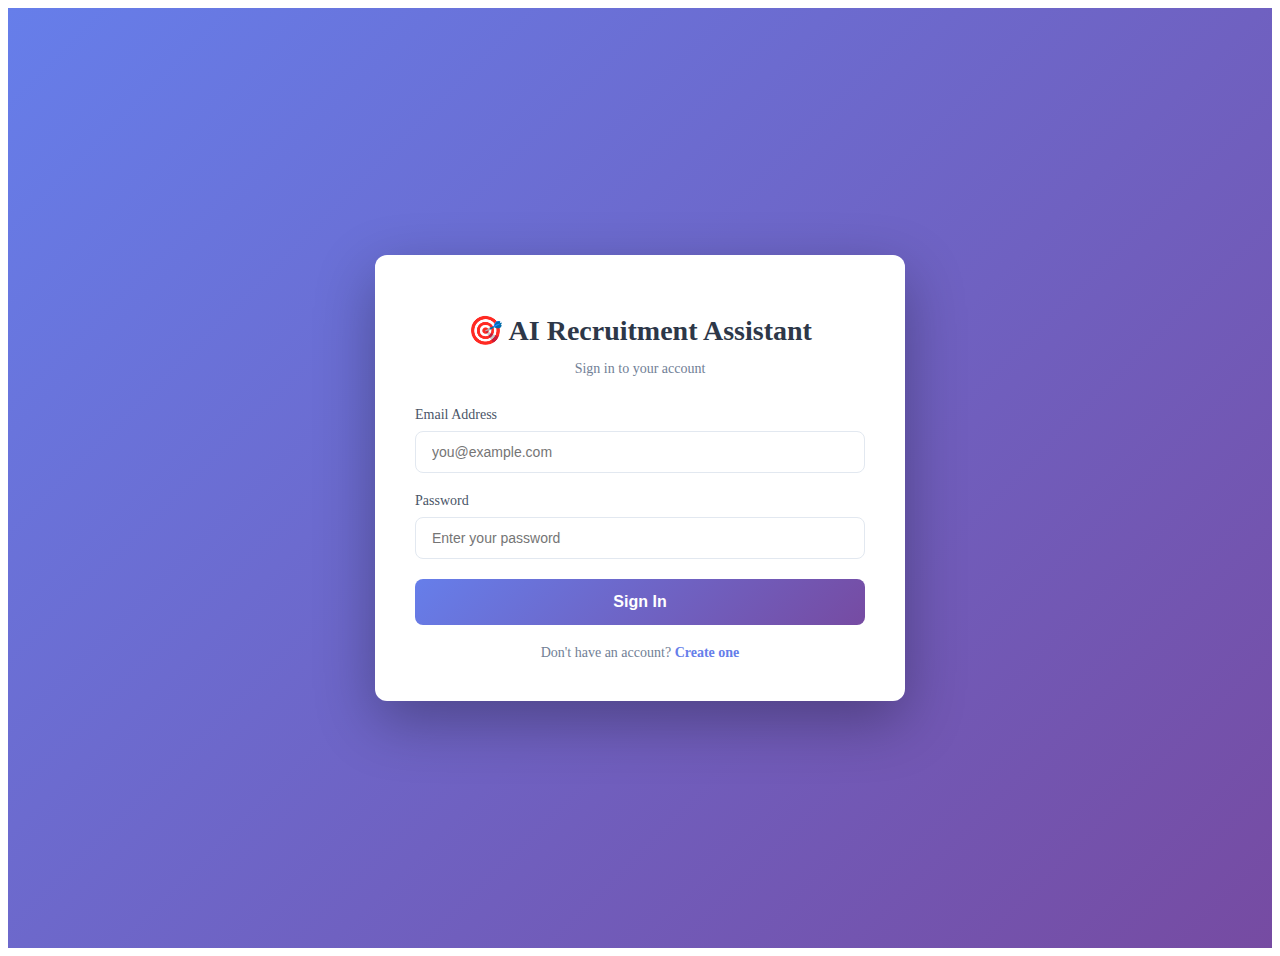
<file: frontend/login.html>
<!DOCTYPE html>
<html lang="en">
<head>
    <meta charset="UTF-8">
    <meta name="viewport" content="width=device-width, initial-scale=1.0">
    <title>Login - AI Recruitment Assistant</title>
    <link rel="stylesheet" href="styles.css">
    <style>
        .auth-container {
            min-height: 100vh;
            display: flex;
            align-items: center;
            justify-content: center;
            background: linear-gradient(135deg, #667eea 0%, #764ba2 100%);
            padding: 20px;
        }
        
        .auth-card {
            background: white;
            border-radius: 12px;
            box-shadow: 0 20px 60px rgba(0,0,0,0.3);
            padding: 40px;
            width: 100%;
            max-width: 450px;
        }
        
        .auth-header {
            text-align: center;
            margin-bottom: 30px;
        }
        
        .auth-header h1 {
            color: #2d3748;
            font-size: 28px;
            margin-bottom: 8px;
        }
        
        .auth-header p {
            color: #718096;
            font-size: 14px;
        }
        
        .form-group {
            margin-bottom: 20px;
        }
        
        .form-group label {
            display: block;
            margin-bottom: 8px;
            color: #4a5568;
            font-weight: 500;
            font-size: 14px;
        }
        
        .form-group input {
            width: 100%;
            padding: 12px 16px;
            border: 1px solid #e2e8f0;
            border-radius: 8px;
            font-size: 14px;
            transition: all 0.3s;
            box-sizing: border-box;
        }
        
        .form-group input:focus {
            outline: none;
            border-color: #667eea;
            box-shadow: 0 0 0 3px rgba(102, 126, 234, 0.1);
        }
        
        .btn-primary {
            width: 100%;
            padding: 14px;
            background: linear-gradient(135deg, #667eea 0%, #764ba2 100%);
            color: white;
            border: none;
            border-radius: 8px;
            font-size: 16px;
            font-weight: 600;
            cursor: pointer;
            transition: transform 0.2s;
        }
        
        .btn-primary:hover {
            transform: translateY(-2px);
            box-shadow: 0 10px 20px rgba(102, 126, 234, 0.4);
        }
        
        .btn-primary:disabled {
            opacity: 0.6;
            cursor: not-allowed;
            transform: none;
        }
        
        .auth-footer {
            text-align: center;
            margin-top: 20px;
            color: #718096;
            font-size: 14px;
        }
        
        .auth-footer a {
            color: #667eea;
            text-decoration: none;
            font-weight: 600;
        }
        
        .auth-footer a:hover {
            text-decoration: underline;
        }
        
        .error-message {
            background: #fee;
            color: #c53030;
            padding: 12px;
            border-radius: 8px;
            margin-bottom: 20px;
            font-size: 14px;
            display: none;
        }
        
        .success-message {
            background: #e6fffa;
            color: #234e52;
            padding: 12px;
            border-radius: 8px;
            margin-bottom: 20px;
            font-size: 14px;
            display: none;
        }
    </style>
</head>
<body>
    <div class="auth-container">
        <div class="auth-card">
            <div class="auth-header">
                <h1>🎯 AI Recruitment Assistant</h1>
                <p>Sign in to your account</p>
            </div>
            
            <div id="error-message" class="error-message"></div>
            <div id="success-message" class="success-message"></div>
            
            <form id="login-form">
                <div class="form-group">
                    <label for="email">Email Address</label>
                    <input 
                        type="email" 
                        id="email" 
                        name="email" 
                        required
                        placeholder="you@example.com"
                        autocomplete="email"
                    >
                </div>
                
                <div class="form-group">
                    <label for="password">Password</label>
                    <input 
                        type="password" 
                        id="password" 
                        name="password" 
                        required
                        placeholder="Enter your password"
                        autocomplete="current-password"
                    >
                </div>
                
                <button type="submit" class="btn-primary" id="login-btn">
                    Sign In
                </button>
            </form>
            
            <div class="auth-footer">
                Don't have an account? <a href="register.html">Create one</a>
            </div>
        </div>
    </div>
    
    <script>
        const API_BASE = 'http://127.0.0.1:8000/api/v1';
        
        const form = document.getElementById('login-form');
        const submitBtn = document.getElementById('login-btn');
        const errorMsg = document.getElementById('error-message');
        const successMsg = document.getElementById('success-message');
        
        form.addEventListener('submit', async (e) => {
            e.preventDefault();
            
            const email = document.getElementById('email').value;
            const password = document.getElementById('password').value;
            
            // Hide messages
            errorMsg.style.display = 'none';
            successMsg.style.display = 'none';
            
            // Disable button
            submitBtn.disabled = true;
            submitBtn.textContent = 'Signing in...';
            
            try {
                const response = await fetch(`${API_BASE}/auth/login`, {
                    method: 'POST',
                    headers: {
                        'Content-Type': 'application/json'
                    },
                    body: JSON.stringify({ email, password })
                });
                
                const data = await response.json();
                
                if (response.ok) {
                    // Store token and user data
                    localStorage.setItem('accessToken', data.access_token);
                    localStorage.setItem('userData', JSON.stringify(data.user));
                    
                    // Show success message
                    successMsg.textContent = 'Login successful! Redirecting...';
                    successMsg.style.display = 'block';
                    
                    // Redirect to dashboard
                    setTimeout(() => {
                        window.location.href = 'index.html';
                    }, 1000);
                } else {
                    // Show error message
                    errorMsg.textContent = data.detail || 'Invalid email or password';
                    errorMsg.style.display = 'block';
                    submitBtn.disabled = false;
                    submitBtn.textContent = 'Sign In';
                }
            } catch (error) {
                console.error('Login error:', error);
                errorMsg.textContent = 'Network error. Please try again.';
                errorMsg.style.display = 'block';
                submitBtn.disabled = false;
                submitBtn.textContent = 'Sign In';
            }
        });
    </script>
</body>
</html>
</file>
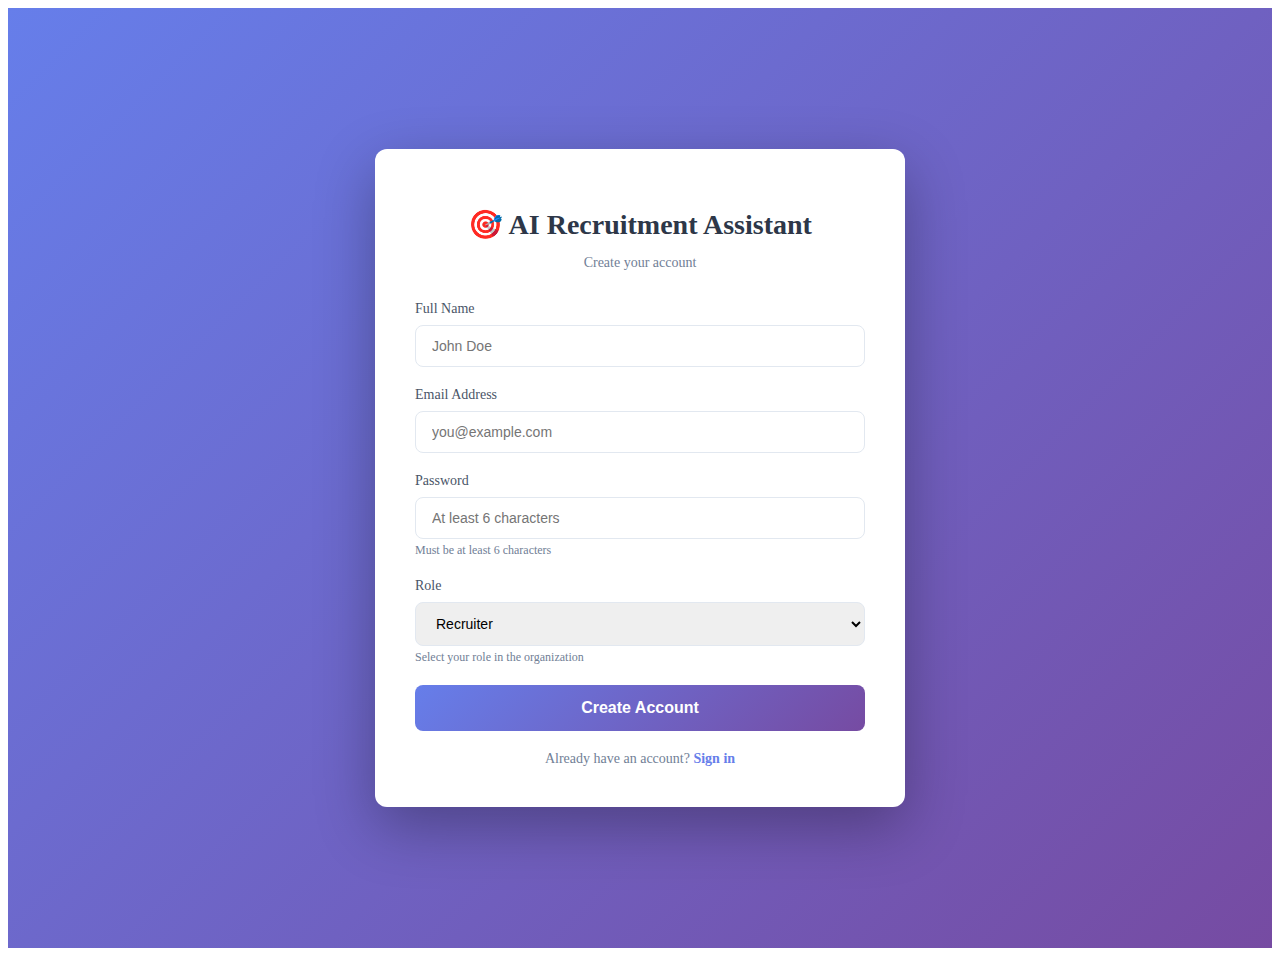
<file: frontend/register.html>
<!DOCTYPE html>
<html lang="en">
<head>
    <meta charset="UTF-8">
    <meta name="viewport" content="width=device-width, initial-scale=1.0">
    <title>Register - AI Recruitment Assistant</title>
    <link rel="stylesheet" href="styles.css">
    <style>
        .auth-container {
            min-height: 100vh;
            display: flex;
            align-items: center;
            justify-content: center;
            background: linear-gradient(135deg, #667eea 0%, #764ba2 100%);
            padding: 20px;
        }
        
        .auth-card {
            background: white;
            border-radius: 12px;
            box-shadow: 0 20px 60px rgba(0,0,0,0.3);
            padding: 40px;
            width: 100%;
            max-width: 450px;
        }
        
        .auth-header {
            text-align: center;
            margin-bottom: 30px;
        }
        
        .auth-header h1 {
            color: #2d3748;
            font-size: 28px;
            margin-bottom: 8px;
        }
        
        .auth-header p {
            color: #718096;
            font-size: 14px;
        }
        
        .form-group {
            margin-bottom: 20px;
        }
        
        .form-group label {
            display: block;
            margin-bottom: 8px;
            color: #4a5568;
            font-weight: 500;
            font-size: 14px;
        }
        
        .form-group input,
        .form-group select {
            width: 100%;
            padding: 12px 16px;
            border: 1px solid #e2e8f0;
            border-radius: 8px;
            font-size: 14px;
            transition: all 0.3s;
            box-sizing: border-box;
        }
        
        .form-group input:focus,
        .form-group select:focus {
            outline: none;
            border-color: #667eea;
            box-shadow: 0 0 0 3px rgba(102, 126, 234, 0.1);
        }
        
        .btn-primary {
            width: 100%;
            padding: 14px;
            background: linear-gradient(135deg, #667eea 0%, #764ba2 100%);
            color: white;
            border: none;
            border-radius: 8px;
            font-size: 16px;
            font-weight: 600;
            cursor: pointer;
            transition: transform 0.2s;
        }
        
        .btn-primary:hover {
            transform: translateY(-2px);
            box-shadow: 0 10px 20px rgba(102, 126, 234, 0.4);
        }
        
        .btn-primary:disabled {
            opacity: 0.6;
            cursor: not-allowed;
            transform: none;
        }
        
        .auth-footer {
            text-align: center;
            margin-top: 20px;
            color: #718096;
            font-size: 14px;
        }
        
        .auth-footer a {
            color: #667eea;
            text-decoration: none;
            font-weight: 600;
        }
        
        .auth-footer a:hover {
            text-decoration: underline;
        }
        
        .error-message {
            background: #fee;
            color: #c53030;
            padding: 12px;
            border-radius: 8px;
            margin-bottom: 20px;
            font-size: 14px;
            display: none;
        }
        
        .success-message {
            background: #e6fffa;
            color: #234e52;
            padding: 12px;
            border-radius: 8px;
            margin-bottom: 20px;
            font-size: 14px;
            display: none;
        }
        
        .help-text {
            font-size: 12px;
            color: #718096;
            margin-top: 4px;
        }
    </style>
</head>
<body>
    <div class="auth-container">
        <div class="auth-card">
            <div class="auth-header">
                <h1>🎯 AI Recruitment Assistant</h1>
                <p>Create your account</p>
            </div>
            
            <div id="error-message" class="error-message"></div>
            <div id="success-message" class="success-message"></div>
            
            <form id="register-form">
                <div class="form-group">
                    <label for="name">Full Name</label>
                    <input 
                        type="text" 
                        id="name" 
                        name="name" 
                        required
                        minlength="2"
                        placeholder="John Doe"
                        autocomplete="name"
                    >
                </div>
                
                <div class="form-group">
                    <label for="email">Email Address</label>
                    <input 
                        type="email" 
                        id="email" 
                        name="email" 
                        required
                        placeholder="you@example.com"
                        autocomplete="email"
                    >
                </div>
                
                <div class="form-group">
                    <label for="password">Password</label>
                    <input 
                        type="password" 
                        id="password" 
                        name="password" 
                        required
                        minlength="6"
                        placeholder="At least 6 characters"
                        autocomplete="new-password"
                    >
                    <div class="help-text">Must be at least 6 characters</div>
                </div>
                
                <div class="form-group">
                    <label for="role">Role</label>
                    <select id="role" name="role" required>
                        <option value="recruiter">Recruiter</option>
                        <option value="interviewer">Interviewer</option>
                        <option value="admin">Admin</option>
                    </select>
                    <div class="help-text">Select your role in the organization</div>
                </div>
                
                <button type="submit" class="btn-primary" id="register-btn">
                    Create Account
                </button>
            </form>
            
            <div class="auth-footer">
                Already have an account? <a href="login.html">Sign in</a>
            </div>
        </div>
    </div>
    
    <script>
        const API_BASE = 'http://127.0.0.1:8000/api/v1';
        
        const form = document.getElementById('register-form');
        const submitBtn = document.getElementById('register-btn');
        const errorMsg = document.getElementById('error-message');
        const successMsg = document.getElementById('success-message');
        
        form.addEventListener('submit', async (e) => {
            e.preventDefault();
            
            const name = document.getElementById('name').value;
            const email = document.getElementById('email').value;
            const password = document.getElementById('password').value;
            const role = document.getElementById('role').value;
            
            // Hide messages
            errorMsg.style.display = 'none';
            successMsg.style.display = 'none';
            
            // Disable button
            submitBtn.disabled = true;
            submitBtn.textContent = 'Creating account...';
            
            try {
                const response = await fetch(`${API_BASE}/auth/register`, {
                    method: 'POST',
                    headers: {
                        'Content-Type': 'application/json'
                    },
                    body: JSON.stringify({ name, email, password, role })
                });
                
                const data = await response.json();
                
                if (response.ok) {
                    // Store token and user data
                    localStorage.setItem('accessToken', data.access_token);
                    localStorage.setItem('userData', JSON.stringify(data.user));
                    
                    // Show success message
                    successMsg.textContent = 'Account created successfully! Redirecting...';
                    successMsg.style.display = 'block';
                    
                    // Redirect to dashboard
                    setTimeout(() => {
                        window.location.href = 'index.html';
                    }, 1000);
                } else {
                    // Show error message
                    errorMsg.textContent = data.detail || 'Registration failed. Please try again.';
                    errorMsg.style.display = 'block';
                    submitBtn.disabled = false;
                    submitBtn.textContent = 'Create Account';
                }
            } catch (error) {
                console.error('Registration error:', error);
                errorMsg.textContent = 'Network error. Please try again.';
                errorMsg.style.display = 'block';
                submitBtn.disabled = false;
                submitBtn.textContent = 'Create Account';
            }
        });
    </script>
</body>
</html>
</file>
<file: frontend/styles.css>
/* Custom Styles for AI Recruitment Assistant */

/* Smooth Transitions */
* {
    transition: all 0.3s ease;
}

/* Content Sections */
.content-section {
    animation: fadeIn 0.5s ease-in;
}

@keyframes fadeIn {
    from {
        opacity: 0;
        transform: translateY(10px);
    }
    to {
        opacity: 1;
        transform: translateY(0);
    }
}

/* Navigation Active State */
.nav-btn.active {
    background-color: #dbeafe;
    color: #2563eb;
    font-weight: 600;
}

/* Card Hover Effects */
.card-hover {
    transition: transform 0.3s ease, box-shadow 0.3s ease;
}

.card-hover:hover {
    transform: translateY(-4px);
    box-shadow: 0 10px 25px rgba(0, 0, 0, 0.1);
}

/* File Upload Drag Over */
.drag-over {
    border-color: #2563eb;
    background-color: #eff6ff;
}

/* Modal Animations */
.modal {
    animation: modalFadeIn 0.3s ease;
}

@keyframes modalFadeIn {
    from {
        opacity: 0;
    }
    to {
        opacity: 1;
    }
}

.modal > div {
    animation: modalSlideUp 0.3s ease;
}

@keyframes modalSlideUp {
    from {
        transform: translateY(50px);
        opacity: 0;
    }
    to {
        transform: translateY(0);
        opacity: 1;
    }
}

/* Toast Notification Animation */
@keyframes slideInRight {
    from {
        transform: translateX(400px);
        opacity: 0;
    }
    to {
        transform: translateX(0);
        opacity: 1;
    }
}

@keyframes slideOutRight {
    from {
        transform: translateX(0);
        opacity: 1;
    }
    to {
        transform: translateX(400px);
        opacity: 0;
    }
}

.toast-show {
    animation: slideInRight 0.4s ease;
}

.toast-hide {
    animation: slideOutRight 0.4s ease;
}

/* Loading Spinner */
@keyframes spin {
    to {
        transform: rotate(360deg);
    }
}

.fa-spinner {
    animation: spin 1s linear infinite;
}

/* Score Badge */
.score-badge {
    display: inline-block;
    padding: 0.25rem 0.75rem;
    border-radius: 9999px;
    font-weight: 600;
    font-size: 0.875rem;
}

.score-high {
    background-color: #d1fae5;
    color: #065f46;
}

.score-medium {
    background-color: #fef3c7;
    color: #92400e;
}

.score-low {
    background-color: #fee2e2;
    color: #991b1b;
}

/* Status Badge */
.status-badge {
    display: inline-block;
    padding: 0.25rem 0.75rem;
    border-radius: 9999px;
    font-weight: 600;
    font-size: 0.75rem;
}

.status-scheduled {
    background-color: #dbeafe;
    color: #1e40af;
}

.status-completed {
    background-color: #d1fae5;
    color: #065f46;
}

.status-cancelled {
    background-color: #fee2e2;
    color: #991b1b;
}

/* Empty State */
.empty-state {
    text-align: center;
    padding: 4rem 2rem;
}

.empty-state i {
    font-size: 4rem;
    color: #d1d5db;
    margin-bottom: 1rem;
}

.empty-state h3 {
    font-size: 1.25rem;
    color: #6b7280;
    margin-bottom: 0.5rem;
}

.empty-state p {
    color: #9ca3af;
}

/* Candidate Card */
.candidate-card {
    background: white;
    padding: 1.5rem;
    border-radius: 0.5rem;
    box-shadow: 0 1px 3px rgba(0, 0, 0, 0.1);
    border-left: 4px solid #3b82f6;
}

.candidate-card:hover {
    box-shadow: 0 4px 6px rgba(0, 0, 0, 0.1);
    transform: translateX(4px);
}

/* Job Card */
.job-card {
    background: white;
    padding: 1.5rem;
    border-radius: 0.5rem;
    box-shadow: 0 1px 3px rgba(0, 0, 0, 0.1);
    border-top: 4px solid #10b981;
}

.job-card:hover {
    box-shadow: 0 4px 6px rgba(0, 0, 0, 0.1);
    transform: translateY(-4px);
}

/* Interview Card */
.interview-card {
    background: white;
    padding: 1.5rem;
    border-radius: 0.5rem;
    box-shadow: 0 1px 3px rgba(0, 0, 0, 0.1);
    border-left: 4px solid #8b5cf6;
}

.interview-card:hover {
    box-shadow: 0 4px 6px rgba(0, 0, 0, 0.1);
}

/* Filter Button Active State */
.interview-filter-btn.active {
    background-color: #c4b5fd;
    color: #5b21b6;
}

/* Scrollbar Styling */
::-webkit-scrollbar {
    width: 8px;
}

::-webkit-scrollbar-track {
    background: #f1f5f9;
}

::-webkit-scrollbar-thumb {
    background: #cbd5e1;
    border-radius: 4px;
}

::-webkit-scrollbar-thumb:hover {
    background: #94a3b8;
}

/* Responsive Adjustments */
@media (max-width: 768px) {
    nav .flex.items-center.space-x-4 {
        display: none;
    }

    .grid.grid-cols-1.md\:grid-cols-2.lg\:grid-cols-4 {
        grid-template-columns: 1fr;
    }

    .grid.grid-cols-1.md\:grid-cols-2 {
        grid-template-columns: 1fr;
    }
}

/* Pulse Animation for Loading States */
@keyframes pulse {
    0%, 100% {
        opacity: 1;
    }
    50% {
        opacity: 0.5;
    }
}

.pulse {
    animation: pulse 2s cubic-bezier(0.4, 0, 0.6, 1) infinite;
}
</file>
